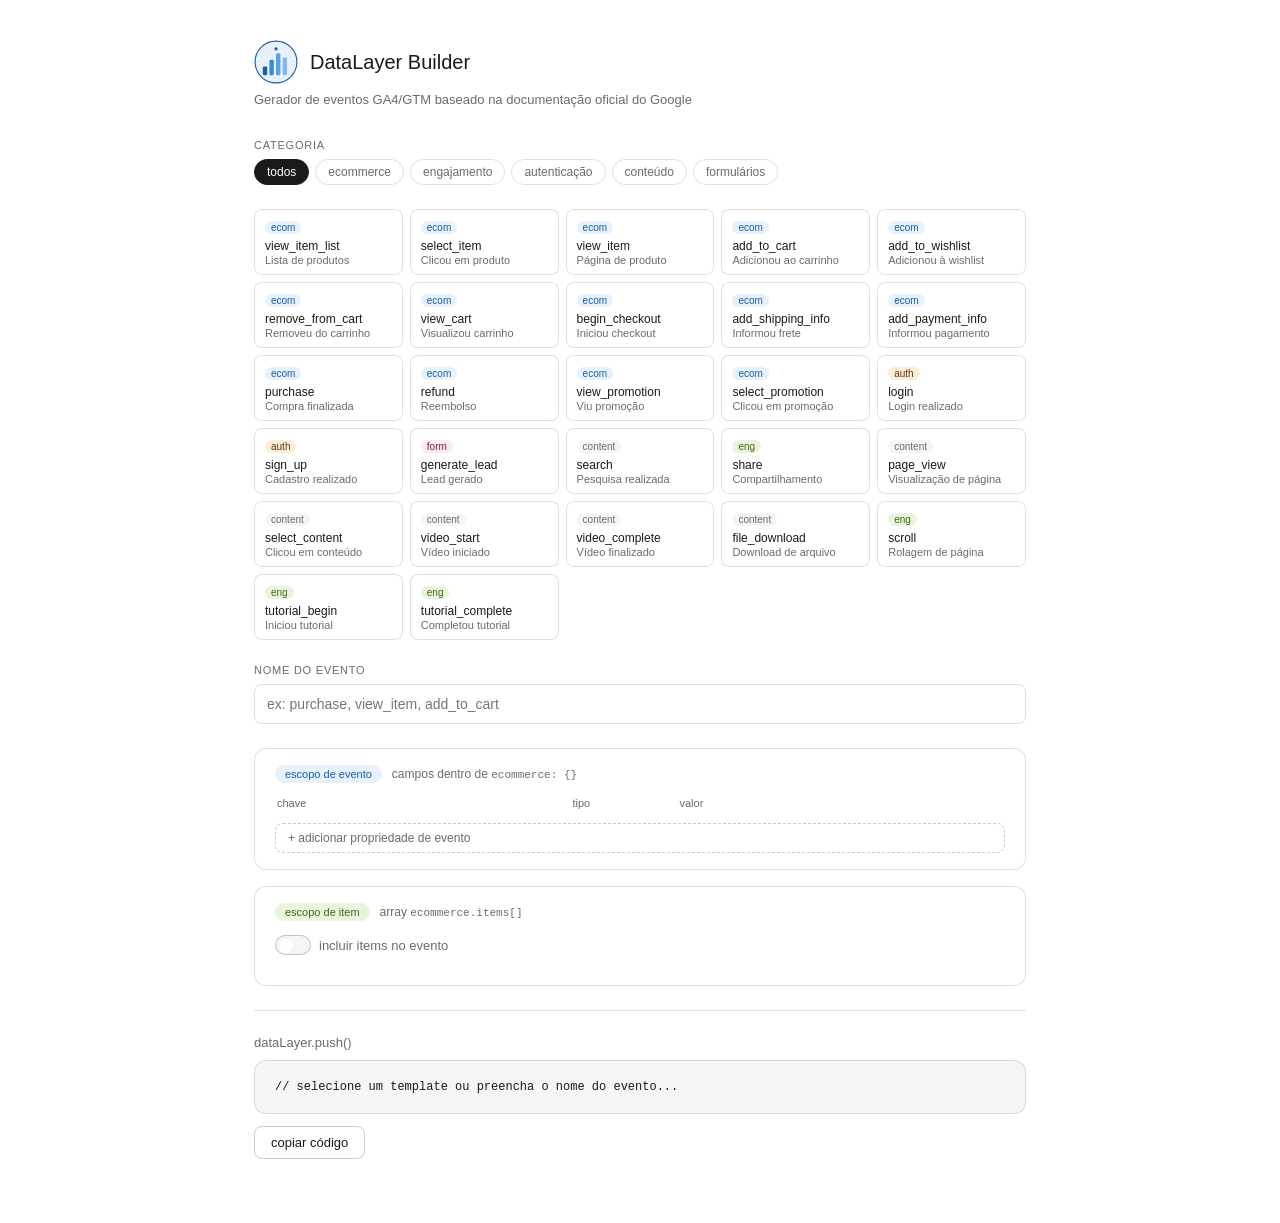
<file: index.html>
<!DOCTYPE html>
<html lang="pt-BR">
<head>
  <meta charset="UTF-8" />
  <meta name="viewport" content="width=device-width, initial-scale=1.0" />
  <title>DataLayer Builder — GA4 GTM Official</title>
  <link rel="stylesheet" href="./style.css" />
  <!-- Google Tag Manager -->
<script>(function(w,d,s,l,i){w[l]=w[l]||[];w[l].push({'gtm.start':
new Date().getTime(),event:'gtm.js'});var f=d.getElementsByTagName(s)[0],
j=d.createElement(s),dl=l!='dataLayer'?'&l='+l:'';j.async=true;j.src=
'https://www.googletagmanager.com/gtm.js?id='+i+dl;f.parentNode.insertBefore(j,f);
})(window,document,'script','dataLayer','GTM-5HCQ49WW');</script>
<!-- End Google Tag Manager -->
</head>
<body>
  <!-- Google Tag Manager (noscript) -->
<noscript><iframe src="https://www.googletagmanager.com/ns.html?id=GTM-5HCQ49WW"
height="0" width="0" style="display:none;visibility:hidden"></iframe></noscript>
<!-- End Google Tag Manager (noscript) -->
  <div class="page">

    <header>
      <div style="display: flex; align-items: center; gap: 12px; margin-bottom: 8px;">
        <img src="logo.svg" alt="DataLayer Builder Logo" style="width: 44px; height: 44px;" />
        <h1>DataLayer Builder</h1>
      </div>
      <p>Gerador de eventos GA4/GTM baseado na documentação oficial do Google</p>
    </header>

    <div class="section">
      <div class="section-label">Categoria</div>
      <div class="categories" id="categories"></div>
    </div>

    <div class="templates-grid" id="templatesGrid"></div>

    <div class="event-input-wrap">
      <div class="section-label">Nome do evento</div>
      <input class="event-input" id="eventName" type="text" placeholder="ex: purchase, view_item, add_to_cart" oninput="onEventNameInput()" />
    </div>

    <div class="scope-block hidden" id="scopePromo">
      <div class="scope-header">
        <span class="scope-pill pill-promo">escopo de promoção</span>
        <span style="font-size:12px;color:var(--text-secondary)">campos diretos em <code style="font-size:11px">ecommerce: {}</code></span>
      </div>
      <div class="hint-box">Para view_promotion e select_promotion, estes campos ficam no nível raiz do objeto ecommerce, fora do items[]</div>
      <div class="col-labels">
        <span class="col-label">chave</span>
        <span class="col-label">tipo</span>
        <span class="col-label">valor</span>
        <span></span>
      </div>
      <div class="props-list" id="promoProps"></div>
      <button class="btn-add" onclick="addPromoProperty()">+ adicionar campo de promoção</button>
    </div>

    <div class="scope-block">
      <div class="scope-header">
        <span class="scope-pill pill-event">escopo de evento</span>
        <span style="font-size:12px;color:var(--text-secondary)">campos dentro de <code style="font-size:11px">ecommerce: {}</code></span>
      </div>
      <div class="col-labels">
        <span class="col-label">chave</span>
        <span class="col-label">tipo</span>
        <span class="col-label">valor</span>
        <span></span>
      </div>
      <div class="props-list" id="eventProps"></div>
      <button class="btn-add" onclick="addEventProperty()">+ adicionar propriedade de evento</button>
    </div>

    <div class="scope-block">
      <div class="scope-header">
        <span class="scope-pill pill-item">escopo de item</span>
        <span style="font-size:12px;color:var(--text-secondary)">array <code style="font-size:11px">ecommerce.items[]</code></span>
      </div>

      <label class="toggle-row" onclick="toggleItems()">
        <div class="toggle-box" id="toggleBox"><div class="toggle-knob"></div></div>
        incluir items no evento
      </label>

      <div class="hidden" id="itemsArea">
        <div class="col-labels">
          <span class="col-label">chave</span>
          <span class="col-label">tipo</span>
          <span class="col-label">valor</span>
          <span></span>
        </div>
        <div id="itemsList"></div>
        <button class="btn-add-item" onclick="addItem()">+ adicionar item ao array</button>
      </div>
    </div>

    <div class="divider"></div>

    <div id="validationWarnings" class="hidden"></div>

    <div class="code-label">dataLayer.push()</div>
    <div class="code-block" id="codeBlock">// selecione um template ou preencha o nome do evento...</div>

    <div class="action-row">
      <button class="btn-copy" id="copyBtn" onclick="copyCode()">copiar código</button>
    </div>

    
    

  

  <script src="app.js"></script>
</body>
</html>
</file>
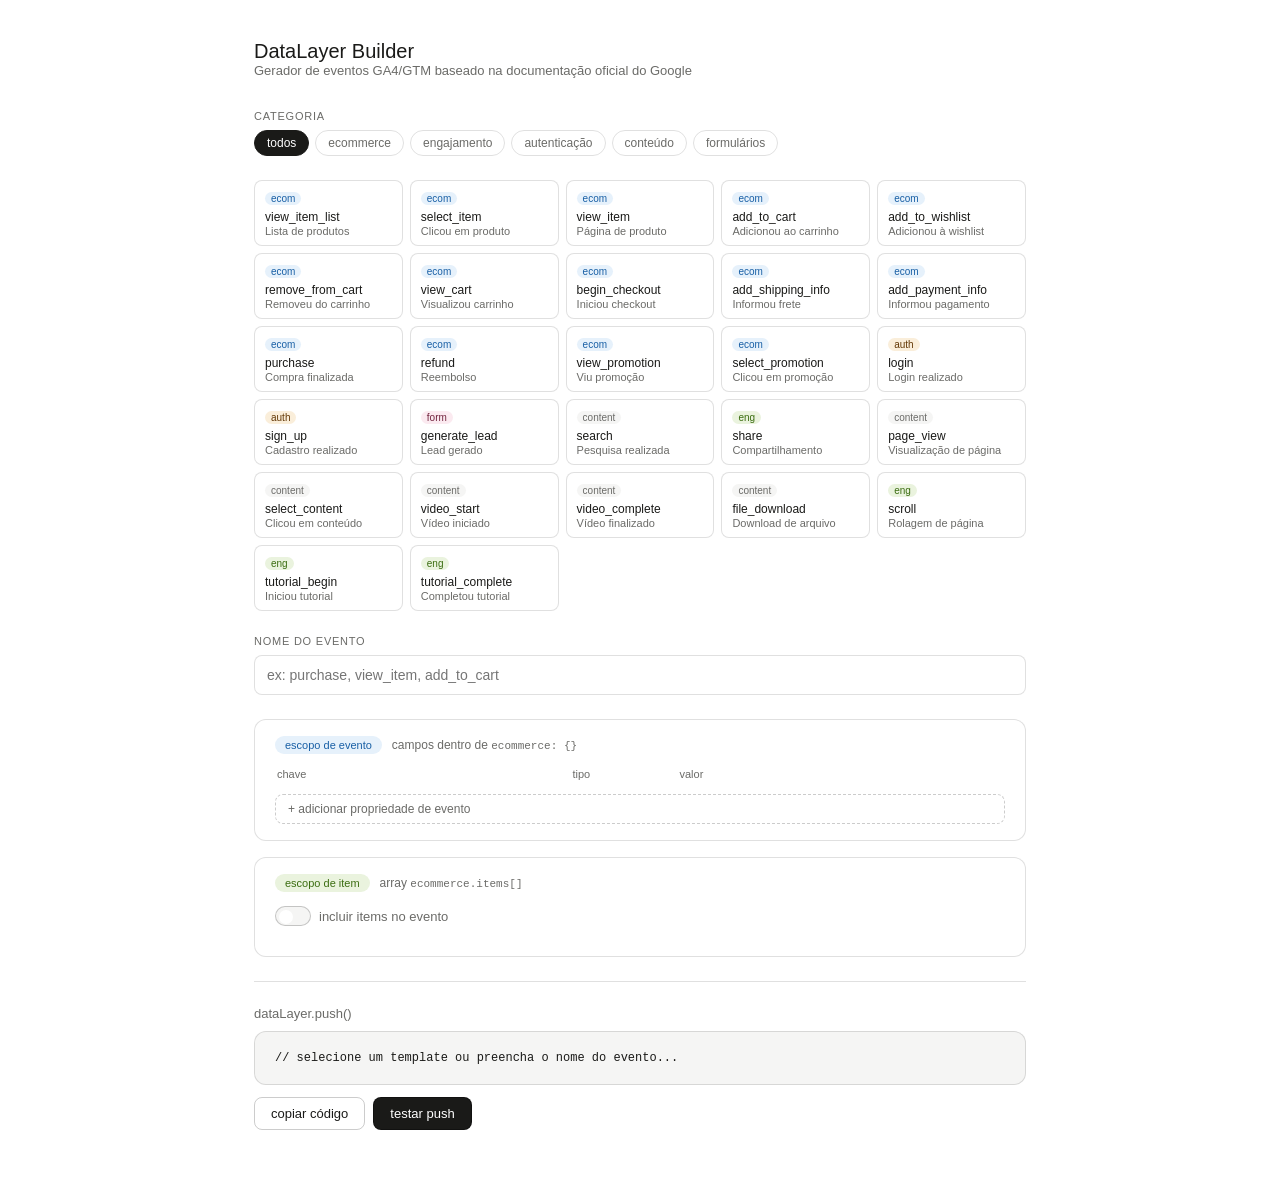
<file: auxliar.html>
<!DOCTYPE html>
<html lang="pt-BR">
<head>
  <meta charset="UTF-8" />
  <meta name="viewport" content="width=device-width, initial-scale=1.0" />
  <title>DataLayer Builder — GA4 GTM Official</title>
  <link rel="stylesheet" href="./style.css" />
</head>
<body>
  <div class="page">
 
    <header>
      <h1>DataLayer Builder</h1>
      <p>Gerador de eventos GA4/GTM baseado na documentação oficial do Google</p>
    </header>
 
    <div class="section">
      <div class="section-label">Categoria</div>
      <div class="categories" id="categories"></div>
    </div>
 
    <div class="templates-grid" id="templatesGrid"></div>
 
    <div class="event-input-wrap">
      <div class="section-label">Nome do evento</div>
      <input class="event-input" id="eventName" type="text" placeholder="ex: purchase, view_item, add_to_cart" oninput="onEventNameInput()" />
    </div>
 
    <div class="scope-block hidden" id="scopePromo">
      <div class="scope-header">
        <span class="scope-pill pill-promo">escopo de promoção</span>
        <span style="font-size:12px;color:var(--text-secondary)">campos diretos em <code style="font-size:11px">ecommerce: {}</code></span>
      </div>
      <div class="hint-box">Para view_promotion e select_promotion, estes campos ficam no nível raiz do objeto ecommerce, fora do items[]</div>
      <div class="col-labels">
        <span class="col-label">chave</span>
        <span class="col-label">tipo</span>
        <span class="col-label">valor</span>
        <span></span>
      </div>
      <div class="props-list" id="promoProps"></div>
      <button class="btn-add" onclick="addPromoProperty()">+ adicionar campo de promoção</button>
    </div>
 
    <div class="scope-block">
      <div class="scope-header">
        <span class="scope-pill pill-event">escopo de evento</span>
        <span style="font-size:12px;color:var(--text-secondary)">campos dentro de <code style="font-size:11px">ecommerce: {}</code></span>
      </div>
      <div class="col-labels">
        <span class="col-label">chave</span>
        <span class="col-label">tipo</span>
        <span class="col-label">valor</span>
        <span></span>
      </div>
      <div class="props-list" id="eventProps"></div>
      <button class="btn-add" onclick="addEventProperty()">+ adicionar propriedade de evento</button>
    </div>
 
    <div class="scope-block">
      <div class="scope-header">
        <span class="scope-pill pill-item">escopo de item</span>
        <span style="font-size:12px;color:var(--text-secondary)">array <code style="font-size:11px">ecommerce.items[]</code></span>
      </div>
 
      <label class="toggle-row" onclick="toggleItems()">
        <div class="toggle-box" id="toggleBox"><div class="toggle-knob"></div></div>
        incluir items no evento
      </label>
 
      <div class="hidden" id="itemsArea">
        <div class="col-labels">
          <span class="col-label">chave</span>
          <span class="col-label">tipo</span>
          <span class="col-label">valor</span>
          <span></span>
        </div>
        <div id="itemsList"></div>
        <button class="btn-add-item" onclick="addItem()">+ adicionar item ao array</button>
      </div>
    </div>
 
    <div class="divider"></div>
 
    <div class="code-label">dataLayer.push()</div>
    <div class="code-block" id="codeBlock">// selecione um template ou preencha o nome do evento...</div>
 
    <div class="action-row">
      <button class="btn-copy" id="copyBtn" onclick="copyCode()">copiar código</button>
      <button class="btn-push" onclick="pushLayer()">testar push</button>
      <span class="badge-pushed" id="pushedBadge">disparado!</span>
    </div>
 
  </div>
 
  <script src="./script.js"></script>
</body>
</html>
</file>
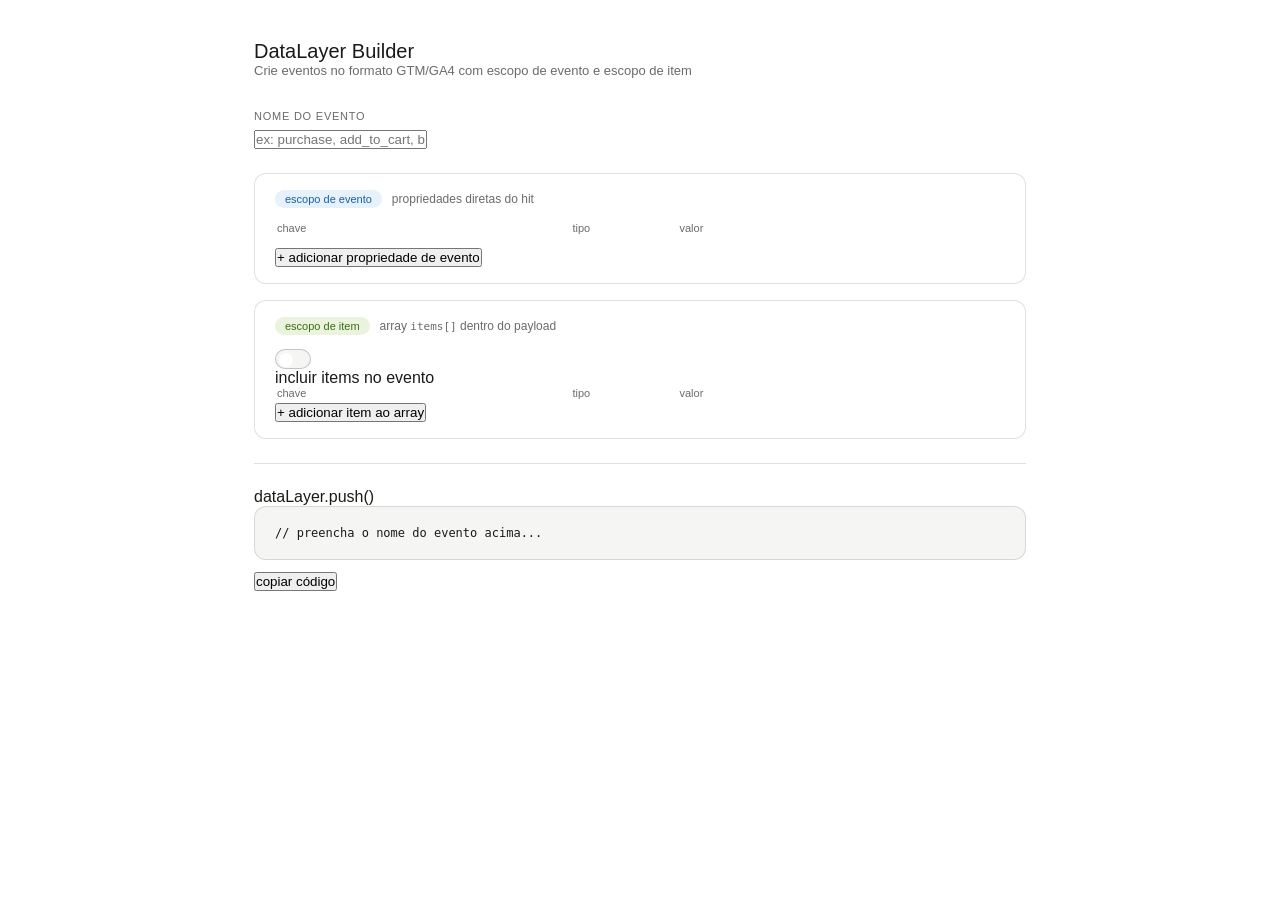
<file: teste.html>
<!DOCTYPE html>
<html lang="en">
<head>
    <meta charset="UTF-8">
    <meta name="viewport" content="width=device-width, initial-scale=1.0">
    <title>Gerador de DataLayer</title>
    <link rel="stylesheet" href="./style.css">
    <script src="./script.js" defer></script>
</head>
<body>
    <body>
  <div class="page">
 
    <header>
      <h1>DataLayer Builder</h1>
      <p>Crie eventos no formato GTM/GA4 com escopo de evento e escopo de item</p>
    </header>




    
 
    <div class="section">
      <div class="section-label">Nome do evento</div>
      <input class="finput" id="eventName" type="text" placeholder="ex: purchase, add_to_cart, begin_checkout" oninput="render()" />
    </div>
 
    <div class="scope-block">
      <div class="scope-header">
        <span class="scope-pill pill-event">escopo de evento</span>
        <span style="font-size:12px; color:var(--text-secondary);">propriedades diretas do hit</span>
      </div>
      <div class="col-labels">
        <span class="col-label">chave</span>
        <span class="col-label">tipo</span>
        <span class="col-label">valor</span>
        <span></span>
      </div>
      <div class="props-list" id="eventProps"></div>
      <button class="add-btn" >+ adicionar propriedade de evento</button>
    </div>
 
    <div class="scope-block">
      <div class="scope-header">
        <span class="scope-pill pill-item">escopo de item</span>
        <span style="font-size:12px; color:var(--text-secondary);">array <code style="font-size:11px;">items[]</code> dentro do payload</span>
      </div>
 
      <label class="has-items-toggle" onclick="toggleItems()">
        <div class="toggle-box" id="toggleBox"><div class="toggle-knob"></div></div>
        incluir items no evento
      </label>
 
      <div class="items-area" id="itemsArea">
        <div class="col-labels">
          <span class="col-label">chave</span>
          <span class="col-label">tipo</span>
          <span class="col-label">valor</span>
          <span></span>
        </div>
        <div id="itemsList"></div>
        <button class="add-item-btn" onclick="addItem()">+ adicionar item ao array</button>
      </div>
    </div>
 
    <div class="divider"></div>
 
    <div class="preview-label">dataLayer.push()</div>
    <div class="code-block" id="codeBlock">// preencha o nome do evento acima...</div>
 
    <div class="action-row">
      <button class="copy-btn" id="copyBtn" onclick="copyCode()">copiar código</button>
  
    </div>
 
  </div>
</body>
</html>
</file>
<file: style.css>
*, *::before, *::after {
  box-sizing: border-box;
  margin: 0;
  padding: 0;
}

:root {
  --bg: #ffffff;
  --bg-secondary: #f5f5f4;
  --bg-danger: #fff0f0;
  --bg-success: #f0faf4;
  --text: #1a1a18;
  --text-secondary: #6b6b68;
  --border: rgba(0,0,0,0.12);
  --border-secondary: rgba(0,0,0,0.2);
  --border-primary: rgba(0,0,0,0.35);
  --border-danger: rgba(220,50,50,0.35);
  --border-success: rgba(30,150,80,0.35);
  --text-danger: #a32d2d;
  --text-success: #1a6b3a;
  --pill-event-bg: #E6F1FB;
  --pill-event-text: #185FA5;
  --pill-item-bg: #EAF3DE;
  --pill-item-text: #3B6D11;
  --pill-promo-bg: #FAEEDA;
  --pill-promo-text: #633806;
  --radius-md: 8px;
  --radius-lg: 12px;
  --font-sans: -apple-system, BlinkMacSystemFont, 'Segoe UI', sans-serif;
  --font-mono: 'SF Mono', 'Fira Code', 'Cascadia Code', monospace;
}

@media (prefers-color-scheme: dark) {
  :root {
    --bg: #1c1c1a;
    --bg-secondary: #262624;
    --bg-danger: #2a1515;
    --bg-success: #152a1e;
    --text: #e8e8e4;
    --text-secondary: #8a8a85;
    --border: rgba(255,255,255,0.1);
    --border-secondary: rgba(255,255,255,0.18);
    --border-primary: rgba(255,255,255,0.3);
    --border-danger: rgba(220,80,80,0.35);
    --border-success: rgba(60,180,100,0.35);
    --text-danger: #f09595;
    --text-success: #97c459;
    --pill-event-bg: #0C447C;
    --pill-event-text: #85B7EB;
    --pill-item-bg: #27500A;
    --pill-item-text: #97C459;
    --pill-promo-bg: #413006;
    --pill-promo-text: #FAC775;
  }
}

body {
  font-family: var(--font-sans);
  background: var(--bg);
  color: var(--text);
  min-height: 100vh;
}

.page {
  max-width: 820px;
  margin: 0 auto;
  padding: 2.5rem 1.5rem 4rem;
}

header {
  margin-bottom: 2rem;
}

header h1 {
  font-size: 20px;
  font-weight: 500;
  margin: 0;
}

header p {
  font-size: 13px;
  color: var(--text-secondary);
}

.section {
  margin-bottom: 1.5rem;
}

.section-label {
  font-size: 11px;
  font-weight: 500;
  color: var(--text-secondary);
  text-transform: uppercase;
  letter-spacing: 0.07em;
  margin-bottom: 8px;
}

.categories {
  display: flex;
  gap: 6px;
  flex-wrap: wrap;
  margin-bottom: 10px;
}

.cat-btn {
  padding: 5px 12px;
  border-radius: 100px;
  border: 0.5px solid var(--border);
  background: transparent;
  font-size: 12px;
  cursor: pointer;
  color: var(--text-secondary);
  white-space: nowrap;
  font-family: var(--font-sans);
}

.cat-btn:hover {
  background: var(--bg-secondary);
  color: var(--text);
}

.cat-btn.on {
  background: var(--text);
  color: var(--bg);
  border-color: var(--text);
}

.templates-grid {
  display: grid;
  grid-template-columns: repeat(auto-fill, minmax(138px, 1fr));
  gap: 7px;
  margin-bottom: 1.5rem;
}

.tpl-btn {
  border: 0.5px solid var(--border);
  border-radius: var(--radius-md);
  padding: 9px 10px 8px;
  background: var(--bg);
  cursor: pointer;
  text-align: left;
  font-family: var(--font-sans);
}

.tpl-btn:hover {
  background: var(--bg-secondary);
  border-color: var(--border-secondary);
}

.tpl-btn.on {
  border-color: var(--border-primary);
  background: var(--bg-secondary);
}

.tpl-badge {
  font-size: 10px;
  font-weight: 500;
  display: inline-block;
  padding: 1px 6px;
  border-radius: 100px;
  margin-bottom: 5px;
}

.badge-ecom {
  background: var(--pill-event-bg);
  color: var(--pill-event-text);
}

.badge-eng {
  background: var(--pill-item-bg);
  color: var(--pill-item-text);
}

.badge-auth {
  background: var(--pill-promo-bg);
  color: var(--pill-promo-text);
}

.badge-form {
  background: #FBEAF0;
  color: #72243E;
}

.badge-content {
  background: var(--bg-secondary);
  color: var(--text-secondary);
}

.tpl-name {
  font-size: 12px;
  font-weight: 500;
  color: var(--text);
  display: block;
  margin-bottom: 1px;
  word-break: break-all;
}

.tpl-desc {
  font-size: 11px;
  color: var(--text-secondary);
  display: block;
}

.event-input-wrap {
  margin-bottom: 1.5rem;
}

.event-input {
  height: 40px;
  padding: 0 12px;
  font-size: 14px;
  border-radius: var(--radius-md);
  border: 0.5px solid var(--border);
  background: var(--bg);
  color: var(--text);
  width: 100%;
  font-family: var(--font-sans);
}

.event-input:focus {
  outline: none;
  border-color: var(--border-primary);
}

.scope-block {
  border: 0.5px solid var(--border);
  border-radius: var(--radius-lg);
  padding: 1rem 1.25rem;
  margin-bottom: 1rem;
  background: var(--bg);
}

.scope-header {
  display: flex;
  align-items: center;
  gap: 10px;
  margin-bottom: 14px;
}

.scope-pill {
  font-size: 11px;
  font-weight: 500;
  padding: 3px 10px;
  border-radius: 100px;
}

.pill-event {
  background: var(--pill-event-bg);
  color: var(--pill-event-text);
}

.pill-item {
  background: var(--pill-item-bg);
  color: var(--pill-item-text);
}

.pill-promo {
  background: var(--pill-promo-bg);
  color: var(--pill-promo-text);
}

.col-labels {
  display: grid;
  grid-template-columns: 1fr 100px 1fr 32px;
  gap: 7px;
  margin-bottom: 4px;
}

.col-label {
  font-size: 11px;
  color: var(--text-secondary);
  padding-left: 2px;
}

.props-list {
  display: flex;
  flex-direction: column;
  gap: 7px;
  margin-bottom: 10px;
}

.prop-row {
  display: grid;
  grid-template-columns: 1fr 100px 1fr 32px;
  gap: 7px;
  align-items: center;
}

.form-input {
  height: 34px;
  padding: 0 10px;
  font-size: 13px;
  border-radius: var(--radius-md);
  border: 0.5px solid var(--border);
  background: var(--bg);
  color: var(--text);
  width: 100%;
  font-family: var(--font-sans);
}

.form-input:focus {
  outline: none;
  border-color: var(--border-primary);
}

.form-select {
  height: 34px;
  padding: 0 7px;
  font-size: 12px;
  border-radius: var(--radius-md);
  border: 0.5px solid var(--border);
  background: var(--bg);
  color: var(--text);
  cursor: pointer;
  width: 100%;
  font-family: var(--font-sans);
}

.form-select:focus {
  outline: none;
  border-color: var(--border-primary);
}

.btn-remove {
  width: 32px;
  height: 34px;
  border-radius: var(--radius-md);
  border: 0.5px solid var(--border);
  background: transparent;
  color: var(--text-secondary);
  cursor: pointer;
  font-size: 15px;
  display: flex;
  align-items: center;
  justify-content: center;
  font-family: var(--font-sans);
}

.btn-remove:hover {
  background: var(--bg-danger);
  color: var(--text-danger);
  border-color: var(--border-danger);
}

.btn-add {
  background: transparent;
  border: 0.5px dashed var(--border-secondary);
  color: var(--text-secondary);
  font-size: 12px;
  padding: 7px 12px;
  border-radius: var(--radius-md);
  cursor: pointer;
  width: 100%;
  text-align: left;
  font-family: var(--font-sans);
}

.btn-add:hover {
  background: var(--bg-secondary);
  color: var(--text);
}

.hint-box {
  font-size: 11px;
  color: var(--text-secondary);
  padding: 6px 10px;
  background: var(--bg-secondary);
  border-radius: var(--radius-md);
  border: 0.5px solid var(--border);
  margin-bottom: 14px;
}

.toggle-row {
  display: flex;
  align-items: center;
  gap: 8px;
  font-size: 13px;
  color: var(--text-secondary);
  cursor: pointer;
  user-select: none;
  margin-bottom: 14px;
}

.toggle-box {
  width: 36px;
  height: 20px;
  border-radius: 100px;
  border: 0.5px solid var(--border-secondary);
  background: var(--bg-secondary);
  position: relative;
  transition: background 0.2s;
  flex-shrink: 0;
}

.toggle-box.on {
  background: var(--text);
  border-color: var(--text);
}

.toggle-knob {
  width: 14px;
  height: 14px;
  border-radius: 50%;
  background: var(--bg);
  position: absolute;
  top: 2.5px;
  left: 3px;
  transition: left 0.2s;
}

.toggle-box.on .toggle-knob {
  left: 18px;
}

.item-card {
  border: 0.5px solid var(--border);
  border-radius: var(--radius-md);
  padding: 10px 12px;
  margin-bottom: 8px;
  background: var(--bg-secondary);
}

.item-header {
  display: flex;
  align-items: center;
  justify-content: space-between;
  margin-bottom: 10px;
}

.item-label {
  font-size: 12px;
  font-weight: 500;
  color: var(--text-secondary);
}

.btn-remove-item {
  font-size: 12px;
  color: var(--text-danger);
  background: transparent;
  border: none;
  cursor: pointer;
  padding: 2px 6px;
  border-radius: var(--radius-md);
  font-family: var(--font-sans);
}

.btn-remove-item:hover {
  background: var(--bg-danger);
}

.btn-add-item {
  background: transparent;
  border: 0.5px dashed var(--border-success);
  color: var(--text-success);
  font-size: 12px;
  padding: 7px 12px;
  border-radius: var(--radius-md);
  cursor: pointer;
  width: 100%;
  text-align: left;
  margin-top: 4px;
  font-family: var(--font-sans);
}

.btn-add-item:hover {
  background: var(--bg-success);
}

.divider {
  height: 0.5px;
  background: var(--border);
  margin: 1.5rem 0;
}

.code-label {
  font-size: 13px;
  font-weight: 500;
  color: var(--text-secondary);
  margin-bottom: 10px;
}

.code-block {
  background: var(--bg-secondary);
  border-radius: var(--radius-lg);
  border: 0.5px solid var(--border);
  padding: 1rem 1.25rem;
  font-family: var(--font-mono);
  font-size: 12px;
  line-height: 1.7;
  color: var(--text);
  white-space: pre;
  overflow-x: auto;
}

.action-row {
  display: flex;
  gap: 8px;
  margin-top: 12px;
  align-items: center;
  flex-wrap: wrap;
}

.btn-copy {
  padding: 8px 16px;
  border-radius: var(--radius-md);
  border: 0.5px solid var(--border-secondary);
  background: transparent;
  cursor: pointer;
  font-size: 13px;
  font-weight: 500;
  color: var(--text);
  font-family: var(--font-sans);
}

.btn-copy:hover {
  background: var(--bg-secondary);
}

.btn-copy.copied {
  border-color: var(--border-success);
  color: var(--text-success);
}

.btn-push {
  padding: 8px 16px;
  border-radius: var(--radius-md);
  border: 0.5px solid var(--border-primary);
  background: var(--text);
  color: var(--bg);
  font-size: 13px;
  font-weight: 500;
  cursor: pointer;
  font-family: var(--font-sans);
}

.btn-push:hover {
  opacity: 0.8;
}

.badge-pushed {
  display: none;
  font-size: 11px;
  padding: 3px 10px;
  border-radius: 100px;
  background: var(--bg-success);
  color: var(--text-success);
}

.hidden {
  display: none;
}

.validation-warning {
  background: #fff3cd;
  border: 0.5px solid #ffc107;
  color: #856404;
  padding: 8px 12px;
  border-radius: var(--radius-md);
  font-size: 12px;
  margin-bottom: 10px;
  display: flex;
  align-items: center;
  gap: 6px;
}

.validation-warning::before {
  content: "⚠";
  font-weight: bold;
}

.field-required {
  border-color: #dc3545 !important;
  background-color: rgba(220, 53, 69, 0.05) !important;
}

.badge-required {
  font-size: 9px;
  padding: 1px 4px;
  border-radius: 3px;
  margin-left: 4px;
  background: #dc3545;
  color: white;
}

.modal-overlay {
  position: fixed;
  top: 0;
  left: 0;
  right: 0;
  bottom: 0;
  background: rgba(0, 0, 0, 0.5);
  display: flex;
  align-items: center;
  justify-content: center;
  z-index: 1000;
  padding: 1rem;
}

.modal-content {
  background: var(--bg);
  border-radius: var(--radius-lg);
  padding: 1.5rem;
  max-width: 500px;
  width: 100%;
  max-height: 80vh;
  overflow-y: auto;
  border: 0.5px solid var(--border);
}

.modal-header {
  display: flex;
  align-items: center;
  justify-content: space-between;
  margin-bottom: 1rem;
}

.modal-title {
  font-size: 16px;
  font-weight: 500;
  color: var(--text);
}

.modal-close {
  background: transparent;
  border: none;
  font-size: 20px;
  cursor: pointer;
  color: var(--text-secondary);
  padding: 0;
  width: 24px;
  height: 24px;
  display: flex;
  align-items: center;
  justify-content: center;
}

.modal-close:hover {
  color: var(--text);
}

.history-item {
  border: 0.5px solid var(--border);
  border-radius: var(--radius-md);
  padding: 10px 12px;
  margin-bottom: 8px;
  background: var(--bg-secondary);
  display: flex;
  align-items: center;
  justify-content: space-between;
  cursor: pointer;
}

.history-item:hover {
  background: var(--bg);
}

.history-item-info {
  flex: 1;
}

.history-event-name {
  font-size: 13px;
  font-weight: 500;
  color: var(--text);
}

.history-event-time {
  font-size: 11px;
  color: var(--text-secondary);
}

.history-actions {
  display: flex;
  gap: 6px;
}

.history-action-btn {
  background: transparent;
  border: 0.5px solid var(--border-secondary);
  padding: 4px 8px;
  border-radius: var(--radius-md);
  font-size: 11px;
  cursor: pointer;
  color: var(--text-secondary);
  font-family: var(--font-sans);
}

.history-action-btn:hover {
  background: var(--bg);
  color: var(--text);
}

.empty-state {
  text-align: center;
  padding: 2rem 1rem;
  color: var(--text-secondary);
}

.empty-state-icon {
  font-size: 32px;
  margin-bottom: 8px;
}

.export-options {
  display: flex;
  gap: 8px;
  margin-top: 1rem;
}

.modal-button {
  flex: 1;
  padding: 8px 12px;
  border-radius: var(--radius-md);
  border: 0.5px solid var(--border-secondary);
  background: transparent;
  cursor: pointer;
  font-size: 12px;
  font-weight: 500;
  color: var(--text);
  font-family: var(--font-sans);
}

.modal-button:hover {
  background: var(--bg-secondary);
}

.modal-button.primary {
  background: var(--text);
  color: var(--bg);
  border-color: var(--text);
}

.modal-button.primary:hover {
  opacity: 0.9;
}

.import-input {
  width: 100%;
  padding: 10px;
  border: 0.5px dashed var(--border-secondary);
  border-radius: var(--radius-md);
  font-family: var(--font-mono);
  font-size: 12px;
  color: var(--text);
  background: var(--bg);
  margin-bottom: 10px;
  font-size: 11px;
}

.btn-secondary {
  padding: 8px 16px;
  border-radius: var(--radius-md);
  border: 0.5px solid var(--border-secondary);
  background: transparent;
  cursor: pointer;
  font-size: 13px;
  font-weight: 500;
  color: var(--text-secondary);
  font-family: var(--font-sans);
}

.btn-secondary:hover {
  background: var(--bg-secondary);
  color: var(--text);
}

@media (max-width: 600px) {
  .col-labels,
  .prop-row {
    grid-template-columns: 1fr 90px 1fr 32px;
  }

  .page {
    padding: 1.5rem 1rem 3rem;
  }
}
</file>
